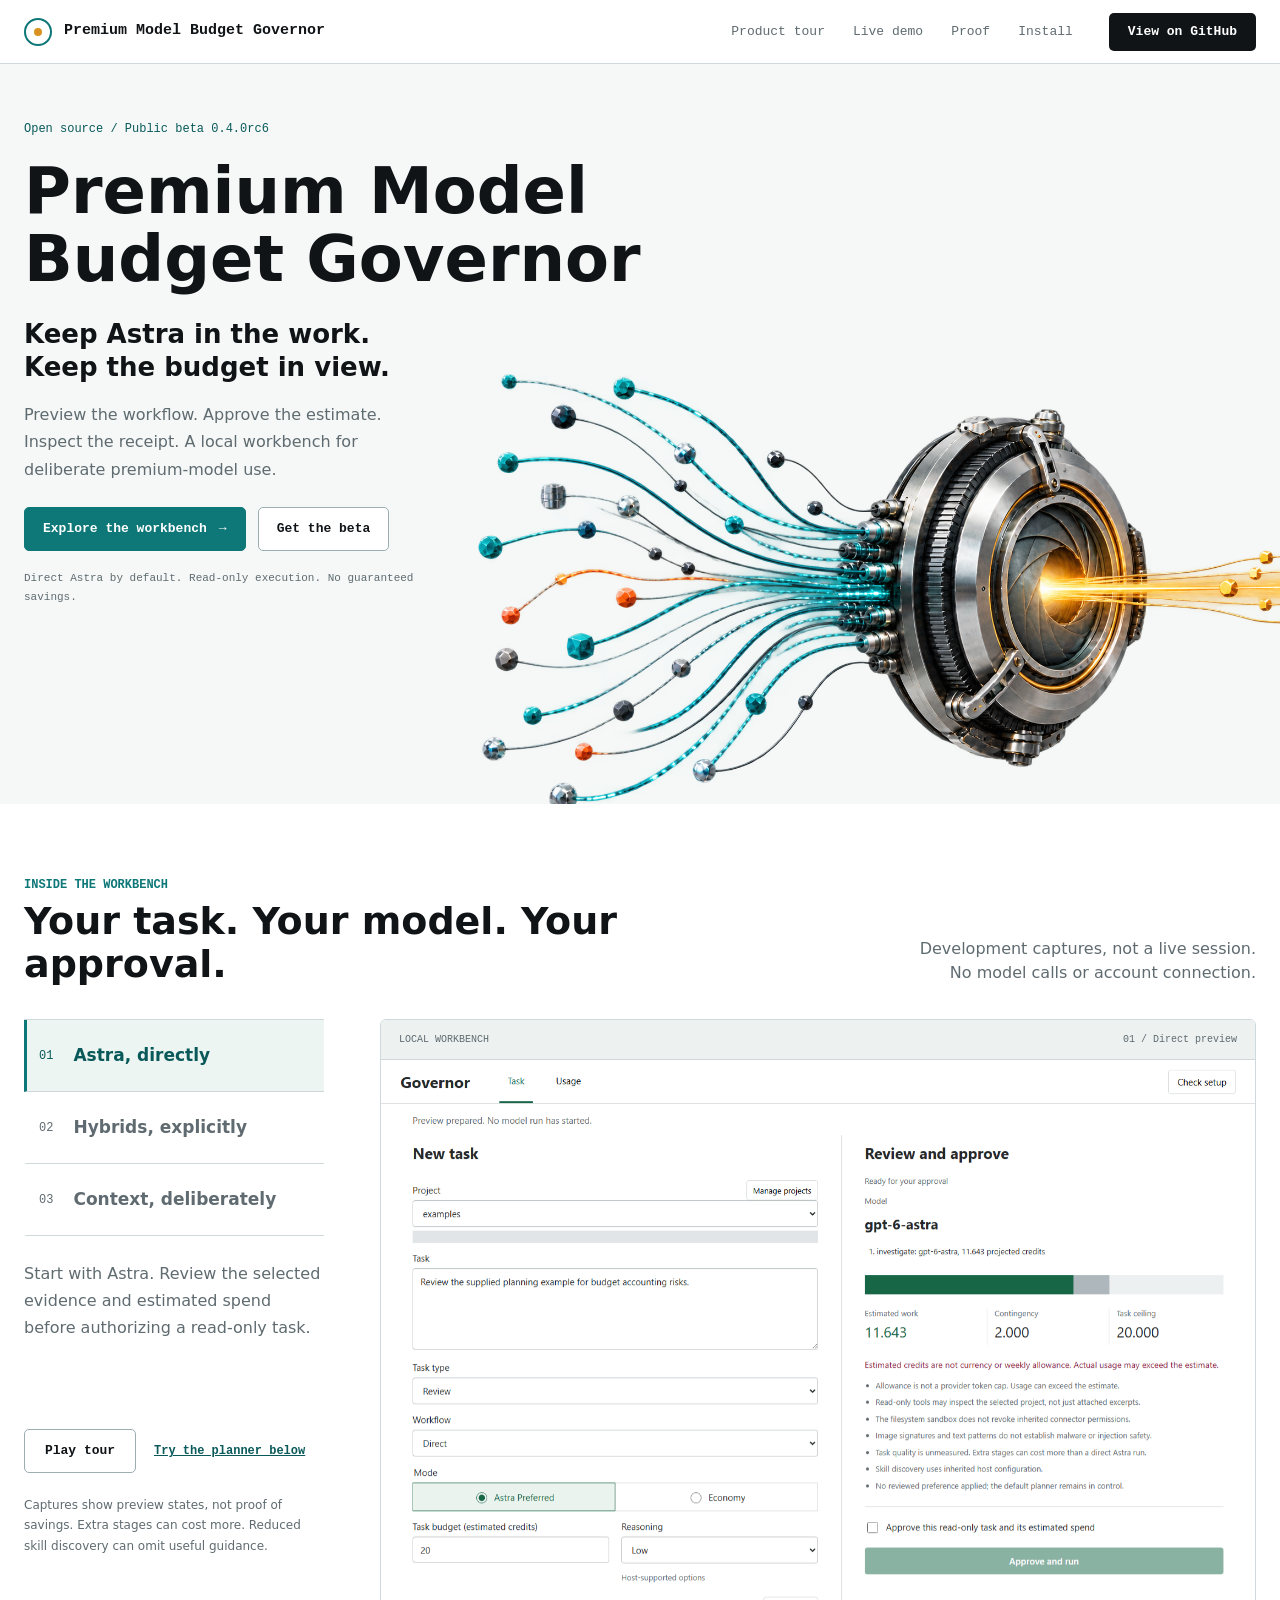
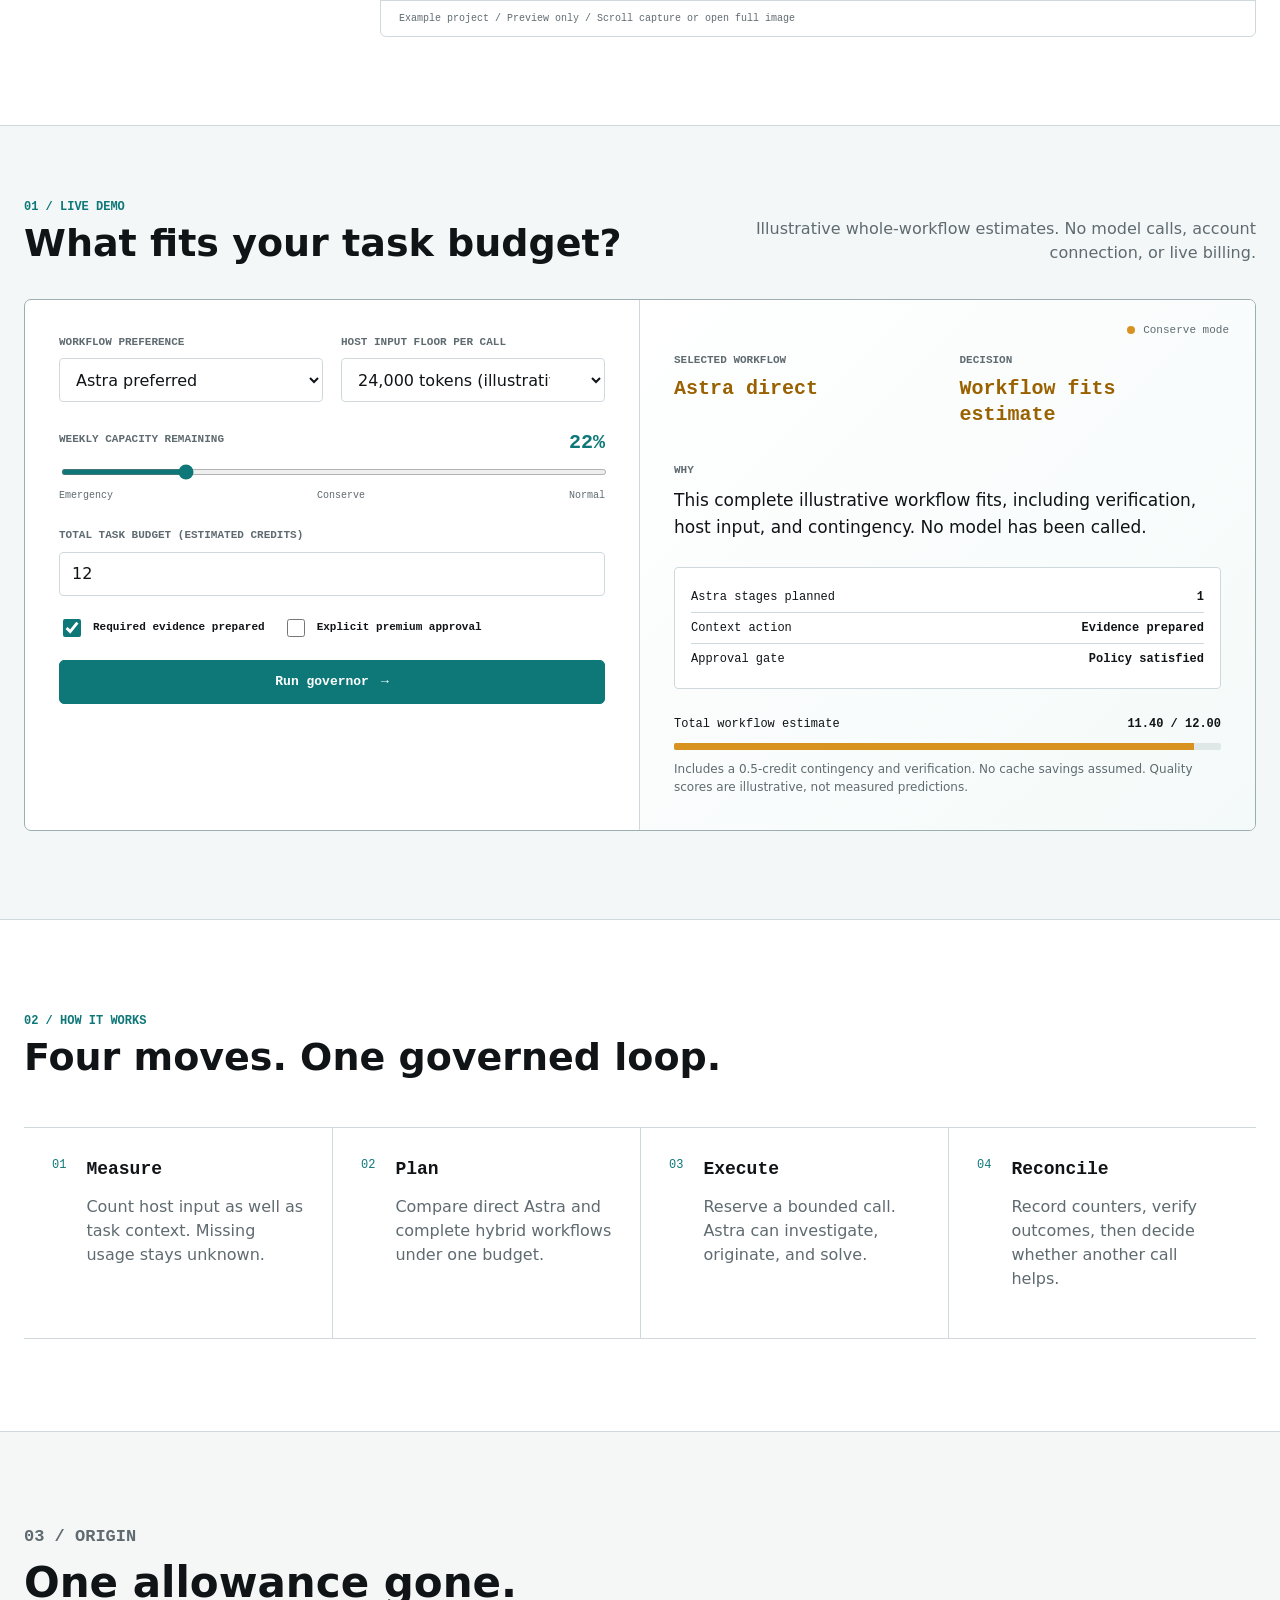
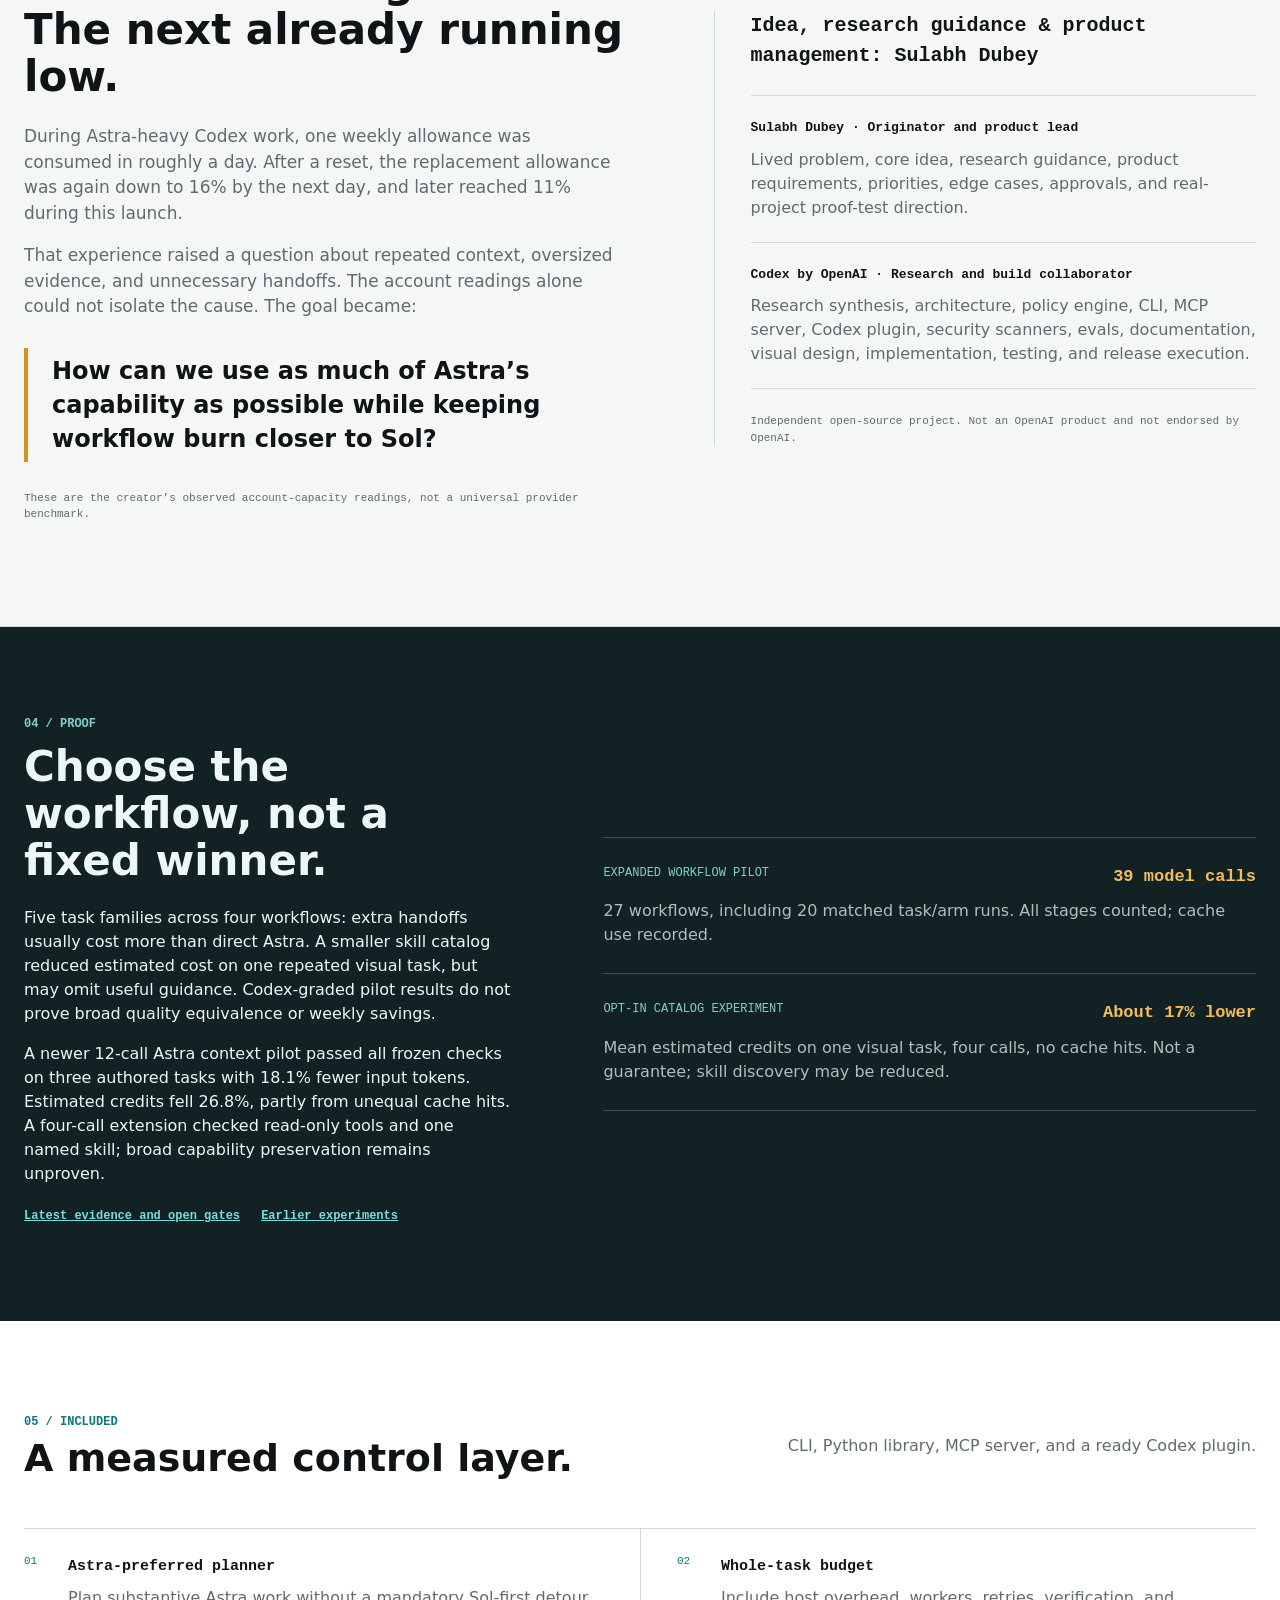
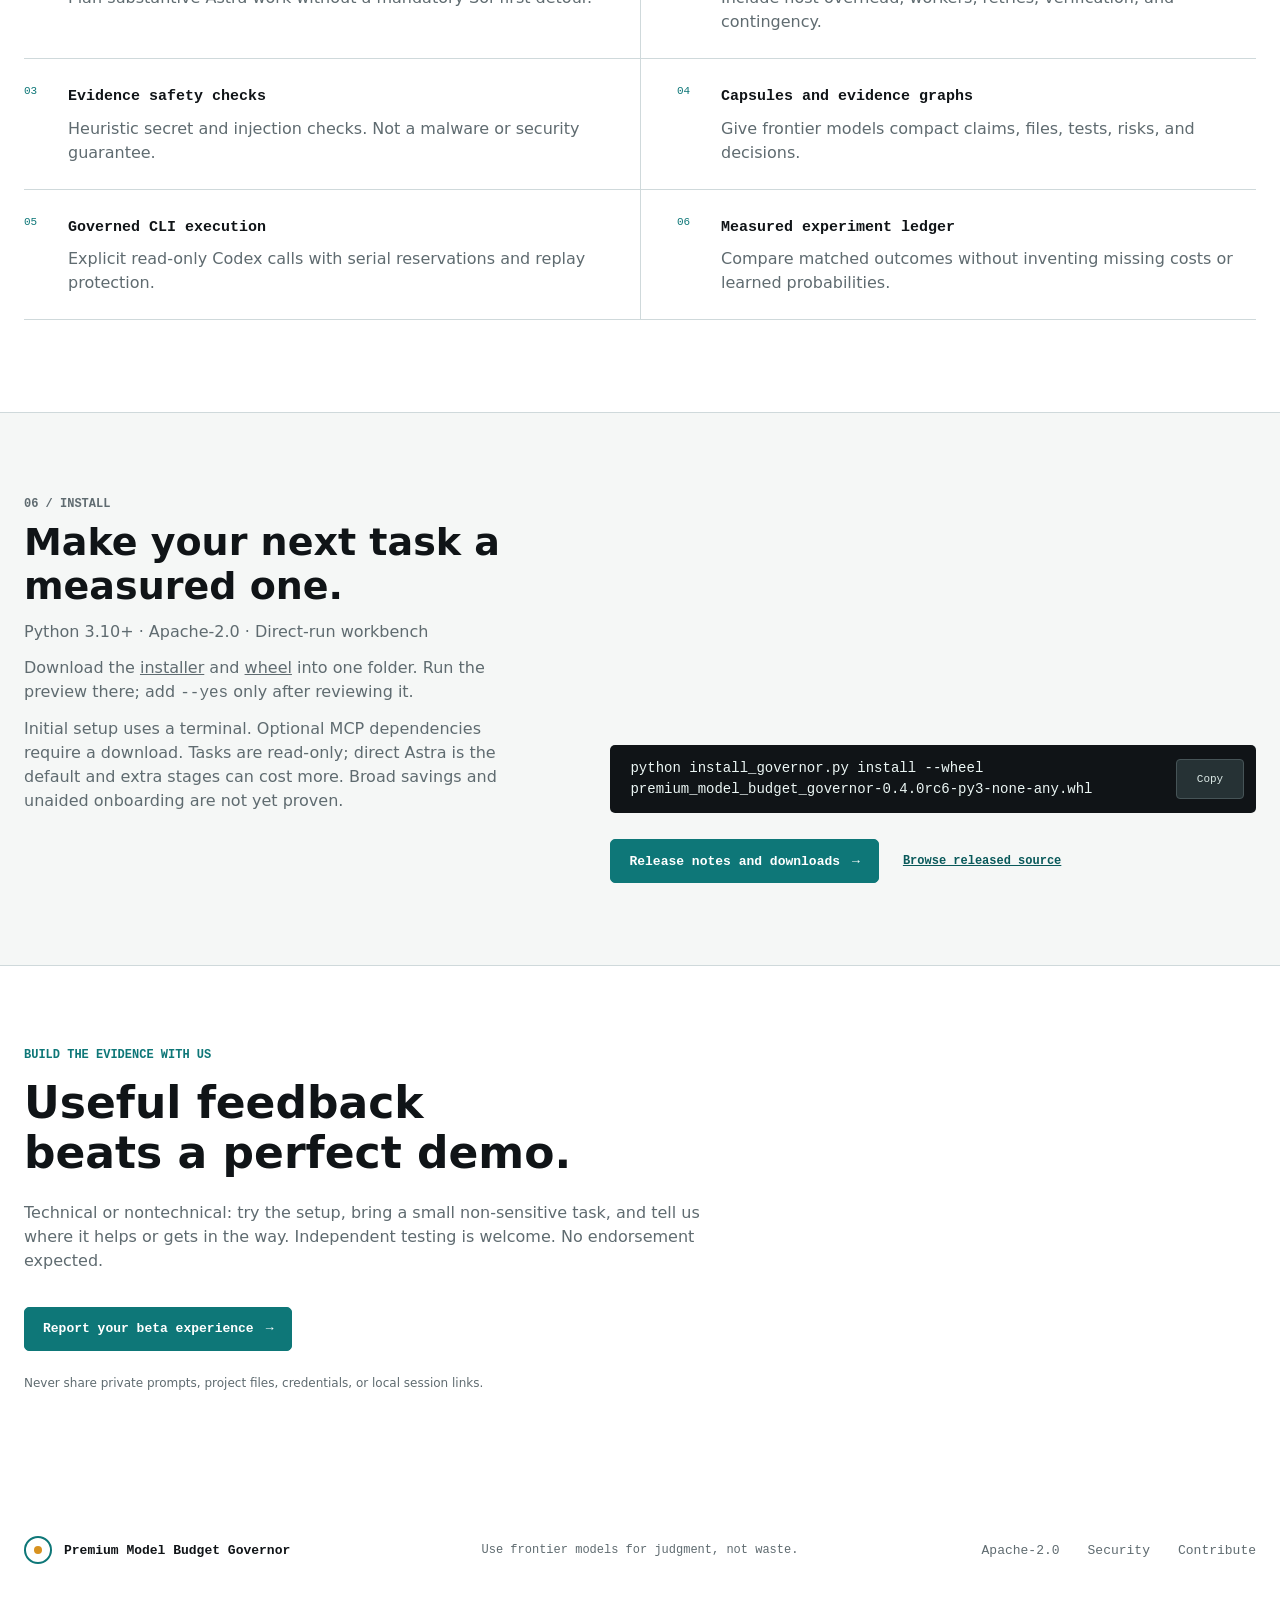
<file: site/index.html>
<!doctype html>
<html lang="en">
  <head>
    <meta charset="utf-8">
    <meta name="viewport" content="width=device-width, initial-scale=1">
    <meta name="description" content="Use Astra directly or in a measured hybrid workflow. Govern full-task costs, host context, and actual usage.">
    <meta name="theme-color" content="#ffffff">
    <title>Premium Model Budget Governor</title>
    <meta property="og:title" content="Premium Model Budget Governor | Keep Astra in the work">
    <meta property="og:description" content="Preview the workflow. Approve the estimate. Inspect the receipt. Explore the open-source public beta.">
    <meta property="og:image" content="https://sulabhdubey.github.io/premium-model-budget-governor/assets/tour-poster.png">
    <meta name="twitter:card" content="summary_large_image">
    <link rel="canonical" href="https://sulabhdubey.github.io/premium-model-budget-governor/">
    <link rel="icon" href="data:image/svg+xml,<svg xmlns=%22http://www.w3.org/2000/svg%22 viewBox=%220 0 64 64%22><circle cx=%2232%22 cy=%2232%22 r=%2226%22 fill=%22none%22 stroke=%22%230e7778%22 stroke-width=%226%22/><circle cx=%2232%22 cy=%2232%22 r=%228%22 fill=%22%23d89220%22/></svg>">
    <link rel="stylesheet" href="styles.css">
    <script src="workflows.js" defer></script>
    <script src="app.js" defer></script>
    <script src="tour.js" defer></script>
  </head>
  <body>
    <a class="skip-link" href="#demo">Skip to live demo</a>

    <header class="site-header">
      <a class="brand" href="#top" aria-label="Premium Model Budget Governor home">
        <span class="brand-mark" aria-hidden="true"><span></span></span>
        <span>Premium Model Budget Governor</span>
      </a>
      <nav aria-label="Primary navigation">
        <a href="#tour">Product tour</a>
        <a href="#demo">Live demo</a>
        <a href="#proof">Proof</a>
        <a href="#install">Install</a>
      </nav>
      <a class="button button-dark header-action" href="https://github.com/sulabhdubey/premium-model-budget-governor">View on GitHub</a>
      <button class="menu-button" type="button" aria-expanded="false" aria-controls="mobile-menu" aria-label="Open navigation">
        <span></span><span></span><span></span>
      </button>
      <div class="mobile-menu" id="mobile-menu" hidden>
        <a href="#tour">Product tour</a>
        <a href="#demo">Live demo</a>
        <a href="#proof">Proof</a>
        <a href="#install">Install</a>
        <a href="https://github.com/sulabhdubey/premium-model-budget-governor">View on GitHub</a>
      </div>
    </header>

    <main id="top">
      <section class="hero" aria-labelledby="hero-title">
        <img class="hero-backdrop" src="assets/governor-aperture.png" alt="" width="1672" height="941">
        <div class="hero-copy page-shell">
          <p class="hero-eyebrow">Open source / Public beta 0.4.0rc6</p>
          <h1 id="hero-title">Premium Model<br>Budget Governor</h1>
          <p class="hero-statement">Keep Astra in the work.<br>Keep the budget in view.</p>
          <p class="hero-description">Preview the workflow. Approve the estimate. Inspect the receipt. A local workbench for deliberate premium-model use.</p>
          <div class="hero-actions">
            <a class="button button-primary" href="#tour">Explore the workbench <span aria-hidden="true">→</span></a>
            <a class="button button-secondary" href="#install">Get the beta</a>
          </div>
          <p class="hero-meta">Direct Astra by default. Read-only execution. No guaranteed savings.</p>
        </div>
      </section>

      <section class="product-tour page-shell" id="tour" aria-labelledby="tour-title">
        <div class="section-heading">
          <div><p class="section-index">Inside the workbench</p><h2 id="tour-title">Your task. Your model. Your approval.</h2></div>
          <p>Development captures, not a live session.<br>No model calls or account connection.</p>
        </div>
        <div class="tour-layout">
          <div class="tour-story">
            <div class="tour-tabs" role="tablist" aria-label="Workbench views" aria-orientation="vertical">
              <button id="tour-tab-0" role="tab" type="button" aria-selected="true" aria-controls="tour-panel" data-tour="0"><span>01</span><strong>Astra, directly</strong></button>
              <button id="tour-tab-1" role="tab" type="button" aria-selected="false" aria-controls="tour-panel" tabindex="-1" data-tour="1"><span>02</span><strong>Hybrids, explicitly</strong></button>
              <button id="tour-tab-2" role="tab" type="button" aria-selected="false" aria-controls="tour-panel" tabindex="-1" data-tour="2"><span>03</span><strong>Context, deliberately</strong></button>
            </div>
            <p id="tour-description">Start with Astra. Review the selected evidence and estimated spend before authorizing a read-only task.</p>
            <div class="tour-controls">
              <button class="button button-secondary" id="tour-play" type="button" aria-pressed="false">Play tour</button>
              <a class="text-link" href="#demo">Try the planner below</a>
            </div>
            <p class="tour-disclaimer">Captures show preview states, not proof of savings. Extra stages can cost more. Reduced skill discovery can omit useful guidance.</p>
          </div>
          <div class="tour-panel" id="tour-panel" role="tabpanel" tabindex="0" aria-labelledby="tour-tab-0">
            <div class="tour-window-label"><span>LOCAL WORKBENCH</span><span id="tour-view-label">01 / Direct preview</span></div>
            <a id="tour-full-image" href="assets/tour-direct-desktop.png" target="_blank" rel="noopener" aria-label="Open full Workbench capture">
              <picture tabindex="0" aria-label="Scrollable Workbench capture">
                <source id="tour-mobile" media="(max-width: 560px)" srcset="assets/tour-direct-mobile.png">
                <img id="tour-image" src="assets/tour-direct-desktop.png" width="1440" height="1609" alt="Astra-preferred Workbench preview with task inputs and explicit approval, before execution" loading="lazy">
              </picture>
            </a>
            <p class="tour-image-note">Example project / Preview only / Scroll capture or open full image</p>
          </div>
        </div>
      </section>

      <section class="demo-band" id="demo" aria-labelledby="demo-title">
        <div class="section-heading page-shell">
          <div>
            <p class="section-index">01 / Live demo</p>
            <h2 id="demo-title">What fits your task budget?</h2>
          </div>
          <p>Illustrative whole-workflow estimates. No model calls, account connection, or live billing.</p>
        </div>

        <div class="workbench page-shell">
          <form class="route-form" id="route-form">
            <div class="field-grid">
              <label>
                <span>Workflow preference</span>
                <select id="workflow-mode">
                  <option value="astra_preferred">Astra preferred</option>
                  <option value="economy">Lowest estimated cost</option>
                </select>
              </label>
              <label>
                <span>Host input floor per call</span>
                <select id="host-context">
                  <option value="24000">24,000 tokens (illustrative CLI)</option>
                  <option value="38000">38,000 tokens (illustrative desktop)</option>
                  <option value="0">Unmeasured</option>
                </select>
              </label>
            </div>

            <label class="range-label" for="remaining-budget">
              <span>Weekly capacity remaining</span>
              <output id="budget-output" for="remaining-budget">22%</output>
            </label>
            <input id="remaining-budget" type="range" min="0" max="100" value="22">
            <div class="range-scale" aria-hidden="true"><span>Emergency</span><span>Conserve</span><span>Normal</span></div>

            <label>
              <span>Total task budget (estimated credits)</span>
              <input id="task-budget" type="number" min="0" max="100" step="0.1" value="12" required>
            </label>

            <div class="option-row">
              <label class="check-control"><input id="evidence-ready" type="checkbox" checked><span>Required evidence prepared</span></label>
              <label class="check-control"><input id="explicit-approval" type="checkbox"><span>Explicit premium approval</span></label>
            </div>

            <button class="button button-primary run-button" type="submit">Run governor <span aria-hidden="true">→</span></button>
          </form>

          <section class="route-result" aria-live="polite" aria-atomic="true">
            <div class="result-status">
              <span class="status-dot"></span>
              <span id="result-mode">Conserve mode</span>
            </div>
            <div class="result-head">
              <div>
                <span class="result-label">Selected workflow</span>
                <strong id="recommended-model">Astra direct</strong>
              </div>
              <div>
                <span class="result-label">Decision</span>
                <strong id="decision-label">Estimate pending</strong>
              </div>
            </div>
            <div class="result-why">
              <span class="result-label">Why</span>
              <p id="decision-reason">Compare complete workflows including verification and contingency.</p>
            </div>
            <div class="decision-contract">
              <div class="contract-line"><span>Astra stages planned</span><strong id="turns-allowed">0</strong></div>
              <div class="contract-line"><span>Context action</span><strong id="context-action">Compress</strong></div>
              <div class="contract-line"><span>Approval gate</span><strong id="approval-gate">Required</strong></div>
            </div>
            <div class="parity-meter">
              <div class="meter-title"><span>Total workflow estimate</span><strong id="parity-value">Pending</strong></div>
              <div class="meter-track"><span id="meter-fill"></span></div>
              <p id="parity-note">Includes a 0.5-credit contingency and verification. No cache savings assumed. Quality scores are illustrative, not measured predictions.</p>
            </div>
          </section>
        </div>
      </section>

      <section class="workflow page-shell" id="how" aria-labelledby="workflow-title">
        <div class="section-heading compact-heading">
          <div>
            <p class="section-index">02 / How it works</p>
            <h2 id="workflow-title">Four moves. One governed loop.</h2>
          </div>
        </div>
        <ol class="workflow-rail">
          <li><span class="step-number">01</span><div><h3>Measure</h3><p>Count host input as well as task context. Missing usage stays unknown.</p></div></li>
          <li><span class="step-number">02</span><div><h3>Plan</h3><p>Compare direct Astra and complete hybrid workflows under one budget.</p></div></li>
          <li><span class="step-number">03</span><div><h3>Execute</h3><p>Reserve a bounded call. Astra can investigate, originate, and solve.</p></div></li>
          <li><span class="step-number">04</span><div><h3>Reconcile</h3><p>Record counters, verify outcomes, then decide whether another call helps.</p></div></li>
        </ol>
      </section>

      <section class="origin-band" id="origin" aria-labelledby="origin-title">
        <div class="page-shell origin-layout">
          <div class="origin-story">
            <p class="section-index">03 / Origin</p>
            <h2 id="origin-title">One allowance gone.<br>The next already running low.</h2>
            <p>During Astra-heavy Codex work, one weekly allowance was consumed in roughly a day. After a reset, the replacement allowance was again down to 16% by the next day, and later reached 11% during this launch.</p>
            <p>That experience raised a question about repeated context, oversized evidence, and unnecessary handoffs. The account readings alone could not isolate the cause. The goal became:</p>
            <blockquote>How can we use as much of Astra’s capability as possible while keeping workflow burn closer to Sol?</blockquote>
            <p class="origin-note">These are the creator’s observed account-capacity readings, not a universal provider benchmark.</p>
          </div>
          <div class="credits" aria-labelledby="credits-title">
            <h3 id="credits-title">Idea, research guidance &amp; product management: Sulabh Dubey</h3>
            <dl>
              <div>
                <dt>Sulabh Dubey · Originator and product lead</dt>
                <dd>Lived problem, core idea, research guidance, product requirements, priorities, edge cases, approvals, and real-project proof-test direction.</dd>
              </div>
              <div>
                <dt>Codex by OpenAI · Research and build collaborator</dt>
                <dd>Research synthesis, architecture, policy engine, CLI, MCP server, Codex plugin, security scanners, evals, documentation, visual design, implementation, testing, and release execution.</dd>
              </div>
            </dl>
            <p>Independent open-source project. Not an OpenAI product and not endorsed by OpenAI.</p>
          </div>
        </div>
      </section>

      <section class="proof-band" id="proof" aria-labelledby="proof-title">
        <div class="page-shell proof-layout">
          <div>
            <p class="section-index">04 / Proof</p>
            <h2 id="proof-title">Choose the workflow, not a fixed winner.</h2>
            <p>Five task families across four workflows: extra handoffs usually cost more than direct Astra. A smaller skill catalog reduced estimated cost on one repeated visual task, but may omit useful guidance. Codex-graded pilot results do not prove broad quality equivalence or weekly savings.</p>
            <p>A newer 12-call Astra context pilot passed all frozen checks on three authored tasks with 18.1% fewer input tokens. Estimated credits fell 26.8%, partly from unequal cache hits. A four-call extension checked read-only tools and one named skill; broad capability preservation remains unproven.</p>
            <a class="text-link" href="https://github.com/sulabhdubey/premium-model-budget-governor/blob/v0.4.0-rc.6/docs/VALIDATION_GATES_2026_09_08.md">Latest evidence and open gates</a>
            <a class="text-link" href="https://github.com/sulabhdubey/premium-model-budget-governor/blob/v0.4.0-rc.6/docs/BENCHMARK_RESULTS.md">Earlier experiments</a>
          </div>
          <div class="proof-records">
            <article>
              <span>Expanded workflow pilot</span>
              <strong>39 model calls</strong>
              <p>27 workflows, including 20 matched task/arm runs. All stages counted; cache use recorded.</p>
            </article>
            <article>
              <span>Opt-in catalog experiment</span>
              <strong>About 17% lower</strong>
              <p>Mean estimated credits on one visual task, four calls, no cache hits. Not a guarantee; skill discovery may be reduced.</p>
            </article>
          </div>
        </div>
      </section>

      <section class="inventory page-shell" aria-labelledby="inventory-title">
        <div class="section-heading compact-heading">
          <div>
            <p class="section-index">05 / Included</p>
            <h2 id="inventory-title">A measured control layer.</h2>
          </div>
          <p>CLI, Python library, MCP server, and a ready Codex plugin.</p>
        </div>
        <ul class="inventory-list">
          <li><span>01</span><div><strong>Astra-preferred planner</strong><p>Plan substantive Astra work without a mandatory Sol-first detour.</p></div></li>
          <li><span>02</span><div><strong>Whole-task budget</strong><p>Include host overhead, workers, retries, verification, and contingency.</p></div></li>
          <li><span>03</span><div><strong>Evidence safety checks</strong><p>Heuristic secret and injection checks. Not a malware or security guarantee.</p></div></li>
          <li><span>04</span><div><strong>Capsules and evidence graphs</strong><p>Give frontier models compact claims, files, tests, risks, and decisions.</p></div></li>
          <li><span>05</span><div><strong>Governed CLI execution</strong><p>Explicit read-only Codex calls with serial reservations and replay protection.</p></div></li>
          <li><span>06</span><div><strong>Measured experiment ledger</strong><p>Compare matched outcomes without inventing missing costs or learned probabilities.</p></div></li>
        </ul>
      </section>

      <section class="install-band" id="install" aria-labelledby="install-title">
        <div class="page-shell install-layout">
          <div>
            <p class="section-index">06 / Install</p>
            <h2 id="install-title">Make your next task a measured one.</h2>
            <p>Python 3.10+ · Apache-2.0 · Direct-run workbench</p>
            <p>Download the <a href="https://github.com/sulabhdubey/premium-model-budget-governor/releases/download/v0.4.0-rc.6/install_governor.py">installer</a> and <a href="https://github.com/sulabhdubey/premium-model-budget-governor/releases/download/v0.4.0-rc.6/premium_model_budget_governor-0.4.0rc6-py3-none-any.whl">wheel</a> into one folder. Run the preview there; add <code>--yes</code> only after reviewing it.</p>
            <p>Initial setup uses a terminal. Optional MCP dependencies require a download. Tasks are read-only; direct Astra is the default and extra stages can cost more. Broad savings and unaided onboarding are not yet proven.</p>
          </div>
          <div class="command-block">
            <code id="install-command">python install_governor.py install --wheel premium_model_budget_governor-0.4.0rc6-py3-none-any.whl</code>
            <button id="copy-command" type="button" aria-label="Copy install command">Copy</button>
            <span class="sr-only" id="copy-status" role="status" aria-live="polite"></span>
          </div>
          <div class="install-actions">
            <a class="button button-primary" href="https://github.com/sulabhdubey/premium-model-budget-governor/releases/tag/v0.4.0-rc.6">Release notes and downloads <span aria-hidden="true">→</span></a>
            <a class="text-link" href="https://github.com/sulabhdubey/premium-model-budget-governor/tree/v0.4.0-rc.6">Browse released source</a>
          </div>
        </div>
      </section>
      <section class="tester-band page-shell" aria-labelledby="tester-title">
        <p class="section-index">Build the evidence with us</p>
        <h2 id="tester-title">Useful feedback beats a perfect demo.</h2>
        <p>Technical or nontechnical: try the setup, bring a small non-sensitive task, and tell us where it helps or gets in the way. Independent testing is welcome. No endorsement expected.</p>
        <a class="button button-primary" href="https://github.com/sulabhdubey/premium-model-budget-governor/issues/new?template=onboarding_trial.md">Report your beta experience <span aria-hidden="true">→</span></a>
        <p class="tour-disclaimer">Never share private prompts, project files, credentials, or local session links.</p>
      </section>
    </main>

    <footer class="site-footer page-shell">
      <a class="brand footer-brand" href="#top"><span class="brand-mark" aria-hidden="true"><span></span></span><span>Premium Model Budget Governor</span></a>
      <p>Use frontier models for judgment, not waste.</p>
      <nav aria-label="Footer navigation">
        <a href="https://github.com/sulabhdubey/premium-model-budget-governor/blob/main/LICENSE">Apache-2.0</a>
        <a href="https://github.com/sulabhdubey/premium-model-budget-governor/blob/main/SECURITY.md">Security</a>
        <a href="https://github.com/sulabhdubey/premium-model-budget-governor/blob/main/CONTRIBUTING.md">Contribute</a>
      </nav>
    </footer>
  </body>
</html>
</file>
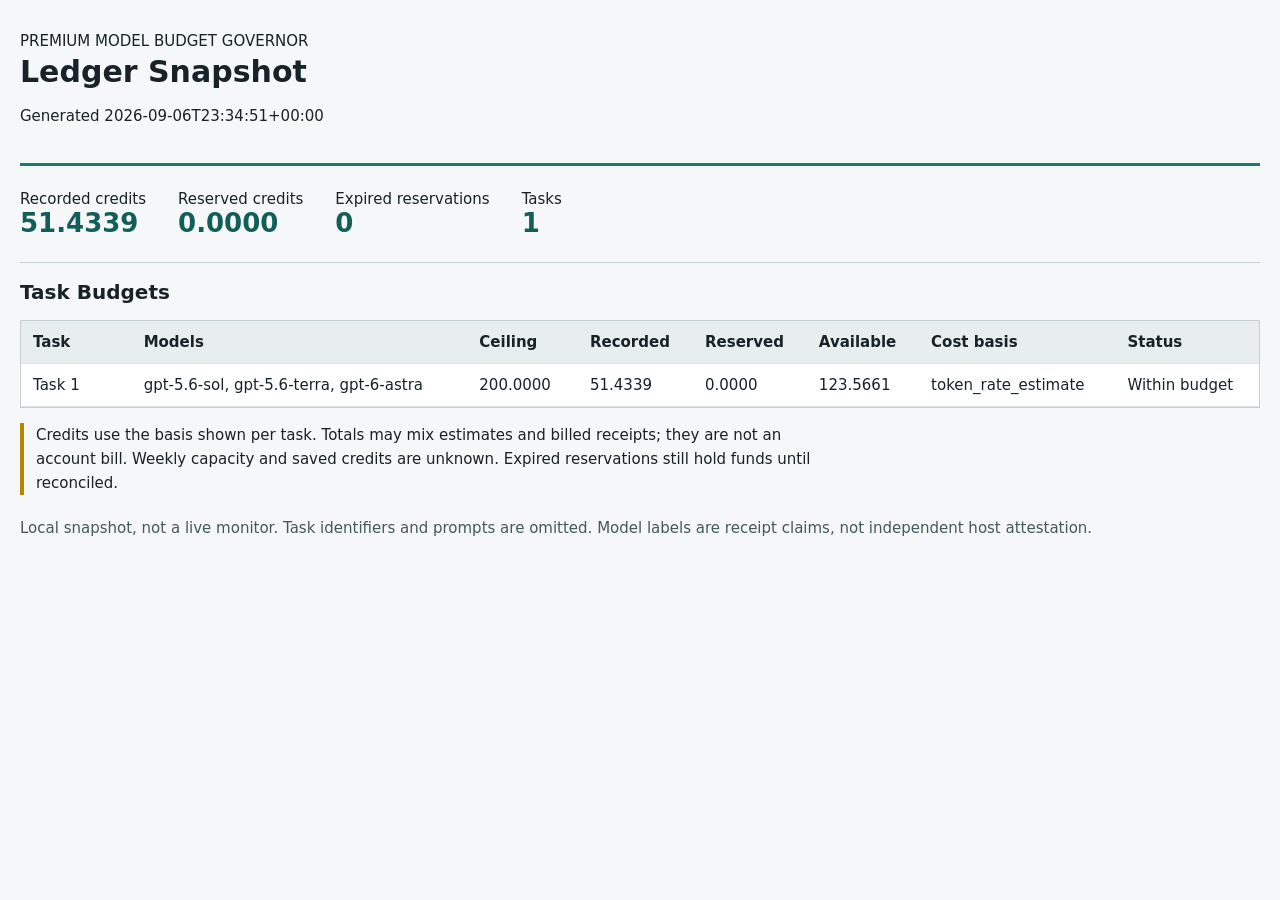
<file: artifacts/benchmark-v3/dashboard.html>
<!doctype html><html lang="en"><meta charset="utf-8">
<meta name="viewport" content="width=device-width,initial-scale=1">
<meta http-equiv="Content-Security-Policy" content="default-src 'none'; style-src 'unsafe-inline'; base-uri 'none'; form-action 'none'">
<title>Governor Ledger</title><style>
*{box-sizing:border-box}body{margin:0;background:#f5f7f8;color:#172328;font:15px system-ui;letter-spacing:0}main{max-width:1280px;margin:auto;padding:32px 20px}header{border-bottom:3px solid #167d74;padding-bottom:20px}h1{font-size:30px;margin:4px 0}h2{font-size:20px}.metrics{display:flex;flex-wrap:wrap;gap:32px;padding:24px 0;border-bottom:1px solid #c5d1d5}.metrics strong{display:block;font-size:26px;color:#125f59}.table{overflow:auto;border:1px solid #c5d1d5}table{border-collapse:collapse;width:100%;background:white}th,td{padding:12px;text-align:left;border-bottom:1px solid #dce3e5}th{background:#e8eeee;white-space:nowrap}td{min-width:100px;overflow-wrap:anywhere}p{max-width:85ch;line-height:1.6}.notice{border-left:4px solid #b88600;padding-left:12px}footer{margin-top:24px;color:#425960}@media(max-width:480px){main{padding:20px 12px}h1{font-size:25px}.metrics{gap:20px}}
</style><main><header><div>PREMIUM MODEL BUDGET GOVERNOR</div><h1>Ledger Snapshot</h1><p>Generated 2026-09-06T23:34:51+00:00</p></header>
<section class="metrics" aria-label="Ledger totals"><div>Recorded credits<strong>51.4339</strong></div><div>Reserved credits<strong>0.0000</strong></div><div>Expired reservations<strong>0</strong></div><div>Tasks<strong>1</strong></div></section>
<h2>Task Budgets</h2><div class="table" tabindex="0" role="region" aria-label="Task budgets"><table><thead><tr><th>Task</th><th>Models</th><th>Ceiling</th><th>Recorded</th><th>Reserved</th><th>Available</th><th>Cost basis</th><th>Status</th></tr></thead><tbody><tr><td>Task 1</td><td>gpt-5.6-sol, gpt-5.6-terra, gpt-6-astra</td><td>200.0000</td><td>51.4339</td><td>0.0000</td><td>123.5661</td><td>token_rate_estimate</td><td>Within budget</td></tr></tbody></table></div>
<p class="notice">Credits use the basis shown per task. Totals may mix estimates and billed receipts; they are not an account bill. Weekly capacity and saved credits are unknown. Expired reservations still hold funds until reconciled.</p>
<footer>Local snapshot, not a live monitor. Task identifiers and prompts are omitted. Model labels are receipt claims, not independent host attestation.</footer></main></html>
</file>
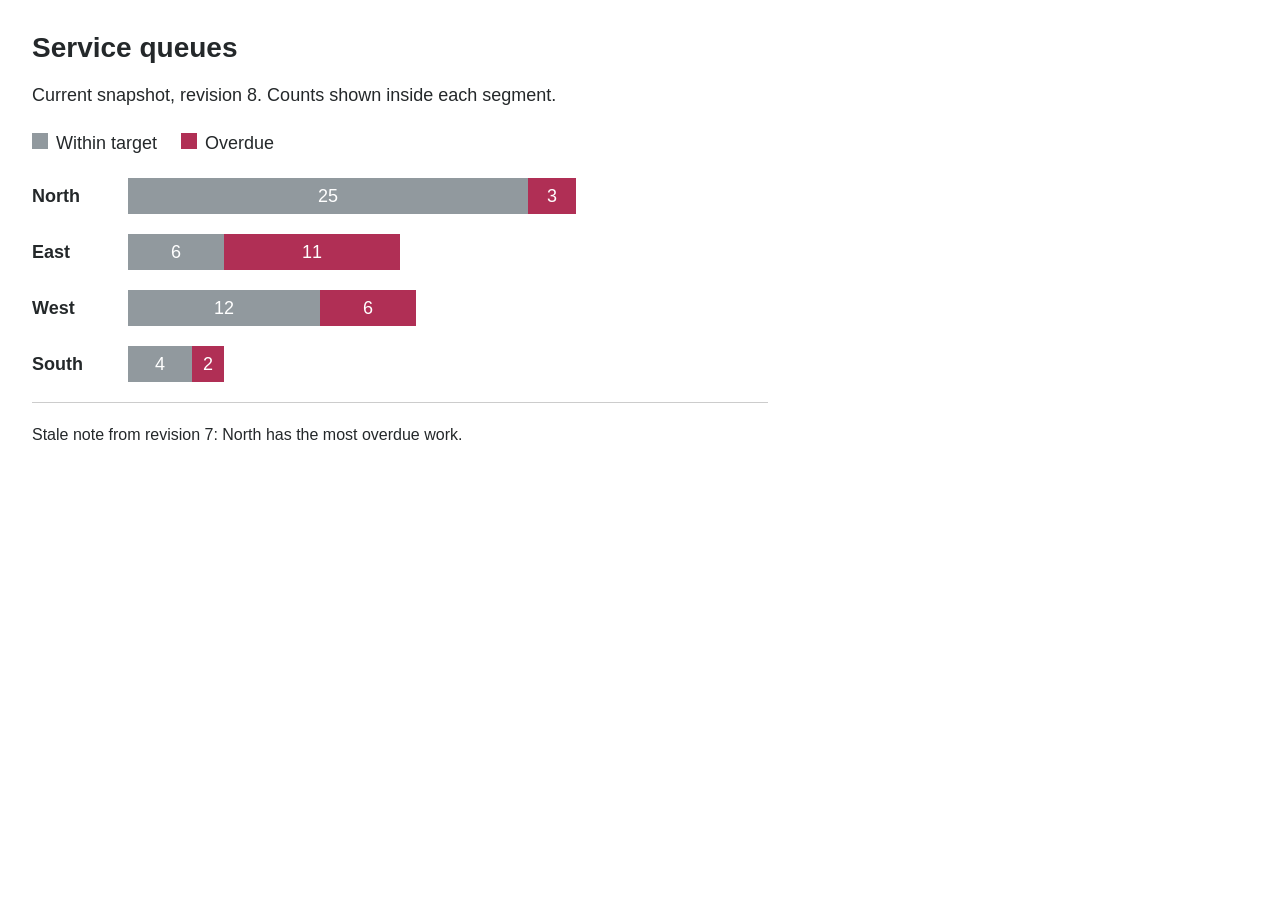
<file: examples/field-trial/queue-chart.html>
<!doctype html>
<html lang="en"><meta charset="utf-8"><title>Queue fixture</title>
<style>
body{margin:0;padding:32px;width:800px;box-sizing:border-box;font:18px Arial;background:white;color:#24282a}h1{font-size:28px;margin:0 0 12px}p{line-height:1.5}.legend{display:flex;gap:24px;margin:24px 0}.key{display:inline-block;width:16px;height:16px;margin-right:8px}.ok{background:#91999e}.late{background:#b02f55}.row{display:grid;grid-template-columns:80px 1fr;gap:16px;margin:20px 0;align-items:center}.bars{display:flex;height:36px}.bar{display:flex;align-items:center;justify-content:center;color:white;min-width:32px}.note{border-top:1px solid #ccc;padding-top:20px;font-size:16px}
</style><h1>Service queues</h1><p>Current snapshot, revision 8. Counts shown inside each segment.</p>
<div class="legend"><span><i class="key ok"></i>Within target</span><span><i class="key late"></i>Overdue</span></div>
<div class="row"><strong>North</strong><div class="bars"><span class="bar ok" style="width:400px">25</span><span class="bar late" style="width:48px">3</span></div></div>
<div class="row"><strong>East</strong><div class="bars"><span class="bar ok" style="width:96px">6</span><span class="bar late" style="width:176px">11</span></div></div>
<div class="row"><strong>West</strong><div class="bars"><span class="bar ok" style="width:192px">12</span><span class="bar late" style="width:96px">6</span></div></div>
<div class="row"><strong>South</strong><div class="bars"><span class="bar ok" style="width:64px">4</span><span class="bar late" style="width:32px">2</span></div></div>
<p class="note">Stale note from revision 7: North has the most overdue work.</p>
</html>
</file>
<file: site/styles.css>
:root {
  --ink: #101417;
  --muted: #5f6b70;
  --line: #cfd9db;
  --line-strong: #9daeb1;
  --paper: #ffffff;
  --cool: #f3f7f7;
  --teal: #0e7778;
  --teal-dark: #09595a;
  --teal-soft: #e1f1f0;
  --amber: #d89220;
  --amber-soft: #fff3dc;
  --coral: #c74c43;
  --coral-soft: #fff0ee;
  --mono: "Cascadia Code", "SFMono-Regular", Consolas, "Liberation Mono", monospace;
  --sans: "Segoe UI", ui-sans-serif, system-ui, -apple-system, BlinkMacSystemFont, sans-serif;
  --max: 1440px;
}

* { box-sizing: border-box; }
html { scroll-behavior: smooth; }
body { margin: 0; background: var(--paper); color: var(--ink); font-family: var(--sans); font-size: 16px; line-height: 1.5; }
button, input, select, textarea { font: inherit; }
a { color: inherit; }
img { display: block; max-width: 100%; }
.sr-only { position: absolute; width: 1px; height: 1px; padding: 0; margin: -1px; overflow: hidden; clip: rect(0,0,0,0); white-space: nowrap; border: 0; }

.skip-link { position: fixed; top: 10px; left: 10px; z-index: 100; padding: 10px 14px; background: var(--ink); color: white; transform: translateY(-150%); }
.skip-link:focus { transform: translateY(0); }
.page-shell { width: min(calc(100% - 48px), var(--max)); margin-inline: auto; }

.site-header { position: sticky; top: 0; z-index: 20; min-height: 64px; padding: 0 max(24px, calc((100vw - var(--max)) / 2)); display: grid; grid-template-columns: 1fr auto auto; align-items: center; gap: 36px; background: rgba(255,255,255,.94); border-bottom: 1px solid var(--line); backdrop-filter: blur(12px); }
.brand { display: inline-flex; align-items: center; gap: 12px; width: fit-content; color: var(--ink); font-family: var(--mono); font-size: 15px; font-weight: 700; text-decoration: none; }
.brand-mark { width: 28px; height: 28px; display: grid; place-items: center; border: 2px solid var(--teal); border-radius: 50%; }
.brand-mark span { width: 8px; height: 8px; border-radius: 50%; background: var(--amber); }
.site-header nav, .site-footer nav { display: flex; align-items: center; gap: 28px; }
.site-header nav a, .site-footer nav a, .mobile-menu a { color: var(--muted); font-family: var(--mono); font-size: 13px; text-decoration: none; }
.site-header nav a:hover, .site-footer nav a:hover { color: var(--teal); }

.button { min-height: 44px; padding: 0 18px; display: inline-flex; align-items: center; justify-content: center; gap: 12px; border: 1px solid transparent; border-radius: 5px; font-family: var(--mono); font-size: 13px; font-weight: 700; text-decoration: none; cursor: pointer; transition: transform .18s ease, background .18s ease, border-color .18s ease; }
.button:hover { transform: translateY(-1px); }
.button:focus-visible, a:focus-visible, button:focus-visible, input:focus-visible, select:focus-visible, textarea:focus-visible { outline: 3px solid rgba(14,119,120,.28); outline-offset: 3px; }
.button-primary { color: white; background: var(--teal); border-color: var(--teal); }
.button-primary:hover { background: var(--teal-dark); }
.proof-band .text-link { display: inline-block; margin-right: 16px; margin-bottom: 8px; color: #7cdddd; }
.button-secondary { color: var(--ink); background: white; border-color: var(--line-strong); }
.button-secondary:hover { border-color: var(--ink); }
.button-dark { color: white; background: var(--ink); }
.header-action { min-height: 38px; }
.menu-button, .mobile-menu { display: none; }

.hero { min-height: calc(100vh - 64px); padding-top: 72px; display: grid; grid-template-columns: minmax(430px, .9fr) minmax(540px, 1.35fr); grid-template-rows: 1fr auto; align-items: center; column-gap: 32px; }
.hero-copy { padding-bottom: 64px; z-index: 2; }
.hero h1 { margin: 0; max-width: 740px; font-family: var(--mono); font-size: 24px; line-height: 1.15; font-weight: 700; }
.hero-statement { margin: 30px 0 20px; max-width: 720px; font-size: 58px; line-height: 1.03; font-weight: 800; }
.hero-description { max-width: 640px; margin: 0; color: var(--muted); font-size: 19px; line-height: 1.65; }
.hero-actions { display: flex; flex-wrap: wrap; gap: 12px; margin-top: 30px; }
.hero-meta { margin: 18px 0 0; color: var(--muted); font-family: var(--mono); font-size: 11px; line-height: 1.7; }
.hero-meta strong { color: var(--ink); }
.hero-visual { position: relative; margin: 0; align-self: stretch; display: grid; align-content: center; overflow: hidden; }
.hero-visual img { width: 120%; max-width: none; margin-left: -12%; filter: drop-shadow(0 18px 20px rgba(19,37,39,.12)); animation: governor-breathe 7s ease-in-out infinite; }
.hero-visual figcaption { position: absolute; inset: auto 0 18% 0; display: grid; grid-template-columns: 1fr 1fr 1fr; color: var(--muted); font-family: var(--mono); font-size: 11px; }
.hero-visual figcaption span:nth-child(2) { text-align: center; color: var(--amber); }
.hero-visual figcaption span:last-child { text-align: right; }
.continue-link { grid-column: 1 / -1; justify-self: center; margin-bottom: 24px; color: var(--ink); font-family: var(--mono); font-size: 12px; font-weight: 700; text-decoration: none; }

.demo-band { padding: 72px 0 88px; background: var(--cool); border-block: 1px solid var(--line); }
.section-heading { display: flex; align-items: end; justify-content: space-between; gap: 48px; margin-bottom: 34px; }
.section-heading h2 { margin: 6px 0 0; max-width: 780px; font-size: 38px; line-height: 1.12; }
.section-heading > p { max-width: 520px; margin: 0; color: var(--muted); text-align: right; }
.section-index { margin: 0; color: var(--teal); font-family: var(--mono); font-size: 12px; font-weight: 700; text-transform: uppercase; }
.workbench { display: grid; grid-template-columns: 1fr 1fr; background: white; border: 1px solid var(--line-strong); border-radius: 7px; overflow: hidden; }
.route-form, .route-result { min-width: 0; padding: 34px; }
.route-form { border-right: 1px solid var(--line); }
.route-form label > span, .range-label span, .result-label { display: block; margin-bottom: 8px; color: var(--muted); font-family: var(--mono); font-size: 11px; font-weight: 700; text-transform: uppercase; }
.field-grid { display: grid; grid-template-columns: 1fr 1fr; gap: 18px; }
select, textarea, input[type="number"] { width: 100%; border: 1px solid var(--line); border-radius: 4px; color: var(--ink); background: white; }
input[type="number"] { height: 44px; padding: 0 12px; }
select { height: 44px; padding: 0 38px 0 12px; }
textarea { padding: 12px; resize: vertical; line-height: 1.5; }
.range-label { display: flex; justify-content: space-between; align-items: center; margin-top: 26px; }
.range-label output { color: var(--teal); font-family: var(--mono); font-size: 20px; font-weight: 800; }
input[type="range"] { width: 100%; height: 6px; accent-color: var(--teal); }
.range-scale { display: flex; justify-content: space-between; margin-top: 6px; color: var(--muted); font-family: var(--mono); font-size: 10px; }
.route-form > label:not(.range-label) { display: block; margin-top: 24px; }
.option-row { display: flex; flex-wrap: wrap; gap: 18px; margin: 20px 0; }
.check-control { display: flex; align-items: center; gap: 9px; cursor: pointer; }
.check-control input { width: 18px; height: 18px; accent-color: var(--teal); }
.check-control span { margin: 0 !important; color: var(--ink) !important; text-transform: none !important; }
.run-button { width: 100%; }

.route-result { position: relative; display: flex; flex-direction: column; justify-content: center; background: linear-gradient(135deg, #ffffff 0%, #f4faf9 100%); }
.result-status { position: absolute; top: 22px; right: 26px; display: flex; align-items: center; gap: 8px; color: var(--muted); font-family: var(--mono); font-size: 11px; }
.status-dot { width: 8px; height: 8px; border-radius: 50%; background: var(--amber); }
.result-head { display: grid; grid-template-columns: 1fr 1fr; gap: 24px; margin-top: 18px; }
.result-head strong { display: block; color: var(--teal-dark); font-family: var(--mono); font-size: 20px; line-height: 1.3; }
.result-why { margin-top: 34px; }
.result-why p { margin: 0; max-width: 650px; font-size: 17px; line-height: 1.6; }
.decision-contract { margin-top: 26px; padding: 14px 16px; background: white; border: 1px solid var(--line); border-radius: 4px; font-family: var(--mono); font-size: 12px; }
.contract-line { display: flex; justify-content: space-between; gap: 16px; padding: 6px 0; }
.contract-line + .contract-line { border-top: 1px solid var(--line); }
.parity-meter { margin-top: 26px; }
.meter-title { display: flex; justify-content: space-between; font-family: var(--mono); font-size: 12px; }
.meter-track { height: 7px; margin-top: 10px; background: #dfe7e7; overflow: hidden; border-radius: 2px; }
.meter-track span { display: block; width: 40%; height: 100%; background: var(--teal); transition: width .35s ease, background .35s ease; }
.parity-meter p { margin: 10px 0 0; color: var(--muted); font-size: 12px; }
.route-result[data-state="blocked"] .status-dot, .route-result[data-state="blocked"] .meter-track span { background: var(--coral); }
.route-result[data-state="blocked"] .result-head strong { color: var(--coral); }
.route-result[data-state="premium"] .status-dot, .route-result[data-state="premium"] .meter-track span { background: var(--amber); }
.route-result[data-state="premium"] .result-head strong { color: #9a6100; }

.workflow, .inventory { padding-block: 92px; }
.compact-heading { align-items: center; }
.workflow-rail { margin: 48px 0 0; padding: 0; display: grid; grid-template-columns: repeat(4, 1fr); list-style: none; border-block: 1px solid var(--line); }
.workflow-rail li { min-height: 210px; padding: 28px; display: flex; gap: 20px; align-items: flex-start; }
.workflow-rail li + li { border-left: 1px solid var(--line); }
.step-number { color: var(--teal); font-family: var(--mono); font-size: 12px; }
.workflow-rail h3 { margin: 0 0 12px; font-family: var(--mono); font-size: 18px; }
.workflow-rail p { margin: 0; color: var(--muted); }

.origin-band { padding-block: 92px; background: var(--amber-soft); border-block: 1px solid #ead2a7; }
.origin-layout { display: grid; grid-template-columns: 1.05fr .95fr; gap: 90px; }
.origin-story h2 { margin: 10px 0 24px; max-width: 720px; font-size: 42px; line-height: 1.12; }
.origin-story > p { max-width: 730px; color: #635945; font-size: 17px; }
.origin-story blockquote { margin: 28px 0; padding: 6px 0 6px 24px; max-width: 720px; border-left: 4px solid var(--amber); font-size: 24px; line-height: 1.42; font-weight: 750; }
.origin-story .origin-note { margin-top: 26px; font-family: var(--mono); font-size: 11px; }
.credits { align-self: center; padding-left: 36px; border-left: 1px solid #d7be8e; }
.credits h3 { margin: 0 0 24px; font-family: var(--mono); font-size: 20px; }
.credits dl { margin: 0; }
.credits dl > div { padding: 22px 0; border-top: 1px solid #d7be8e; }
.credits dl > div:last-child { border-bottom: 1px solid #d7be8e; }
.credits dt { font-family: var(--mono); font-size: 13px; font-weight: 800; }
.credits dd { margin: 10px 0 0; color: #635945; }
.credits > p { margin: 24px 0 0; color: #786d58; font-family: var(--mono); font-size: 11px; }

.proof-band { padding-block: 88px; color: #eef7f5; background: #122224; }
.proof-band .section-index { color: #82ceca; }
.proof-layout { display: grid; grid-template-columns: .9fr 1.2fr; gap: 90px; align-items: center; }
.proof-layout h2 { margin: 10px 0 22px; max-width: 660px; font-size: 42px; line-height: 1.12; }
.proof-layout > div > p:last-child { max-width: 610px; color: #aebfbd; font-size: 17px; }
.proof-records { border-block: 1px solid #3a5152; }
.proof-records article { padding: 26px 0; display: grid; grid-template-columns: 1fr auto; gap: 10px 24px; }
.proof-records article + article { border-top: 1px solid #3a5152; }
.proof-records span { color: #82ceca; font-family: var(--mono); font-size: 12px; text-transform: uppercase; }
.proof-records strong { color: #f4bc5d; font-family: var(--mono); font-size: 17px; }
.proof-records p { grid-column: 1 / -1; margin: 0; color: #aebfbd; }

.inventory-list { margin: 48px 0 0; padding: 0; display: grid; grid-template-columns: 1fr 1fr; list-style: none; border-top: 1px solid var(--line); }
.inventory-list li { min-height: 130px; padding: 24px 18px 24px 0; display: grid; grid-template-columns: 44px 1fr; border-bottom: 1px solid var(--line); }
.inventory-list li:nth-child(odd) { padding-right: 36px; }
.inventory-list li:nth-child(even) { padding-left: 36px; border-left: 1px solid var(--line); }
.inventory-list span { color: var(--teal); font-family: var(--mono); font-size: 11px; }
.inventory-list strong { font-family: var(--mono); font-size: 15px; }
.inventory-list p { margin: 8px 0 0; color: var(--muted); }

.install-band { padding-block: 82px; background: var(--amber-soft); border-block: 1px solid #ead2a7; }
.install-layout { display: grid; grid-template-columns: 1fr 1.25fr; gap: 26px 70px; align-items: end; }
.install-layout h2 { margin: 8px 0 12px; font-size: 38px; line-height: 1.15; }
.install-layout p { margin: 0; color: #715f42; }
.install-layout p + p { margin-top: 12px; }
.install-layout p code { white-space: nowrap; }
section[id] { scroll-margin-top: 84px; }
.command-block { min-height: 68px; padding: 0 12px 0 20px; display: flex; align-items: center; justify-content: space-between; gap: 20px; color: #ecf7f5; background: var(--ink); border-radius: 5px; overflow: hidden; }
.command-block code { min-width: 0; font-family: var(--mono); font-size: 14px; overflow-wrap: anywhere; }
.command-block button { min-width: 68px; height: 40px; color: #dce9e6; background: #263235; border: 1px solid #465457; border-radius: 4px; font-family: var(--mono); font-size: 11px; cursor: pointer; }
.install-actions { grid-column: 2; display: flex; align-items: center; gap: 24px; }
.text-link { color: var(--teal-dark); font-family: var(--mono); font-size: 12px; font-weight: 700; }

.site-footer { min-height: 130px; display: grid; grid-template-columns: 1fr auto 1fr; align-items: center; gap: 32px; }
.site-footer p { color: var(--muted); font-family: var(--mono); font-size: 12px; }
.site-footer nav { justify-self: end; }
.footer-brand { font-size: 13px; }

@keyframes governor-breathe {
  0%, 100% { transform: translateY(0); }
  50% { transform: translateY(-6px); }
}

@media (max-width: 1100px) {
  .site-header { grid-template-columns: 1fr auto; }
  .site-header > nav, .header-action { display: none; }
  .menu-button { width: 44px; height: 44px; display: grid; place-content: center; gap: 4px; border: 0; background: transparent; cursor: pointer; }
  .menu-button span { width: 22px; height: 2px; background: var(--ink); }
  .mobile-menu { position: absolute; top: 64px; right: 20px; width: 230px; padding: 12px; background: white; border: 1px solid var(--line); box-shadow: 0 16px 36px rgba(15,25,27,.12); }
  .mobile-menu:not([hidden]) { display: grid; }
  .mobile-menu a { padding: 12px; }
  .hero { grid-template-columns: 1fr 1fr; }
  .hero-statement { font-size: 46px; }
  .workflow-rail { grid-template-columns: 1fr 1fr; }
  .workflow-rail li:nth-child(3) { border-left: 0; border-top: 1px solid var(--line); }
  .workflow-rail li:nth-child(4) { border-top: 1px solid var(--line); }
}

@media (max-width: 820px) {
  .page-shell { width: min(calc(100% - 32px), var(--max)); }
  .hero { min-height: auto; padding-top: 48px; grid-template-columns: 1fr; }
  .hero-copy { padding-bottom: 12px; }
  .hero-statement { font-size: 46px; }
  .hero-description { font-size: 17px; }
  .hero-visual { min-height: 380px; }
  .hero-visual img { width: 110%; margin-left: -5%; }
  .hero-visual figcaption { bottom: 8%; }
  .continue-link { margin-top: 12px; }
  .section-heading { display: block; }
  .section-heading > p { margin-top: 16px; text-align: left; }
  .workbench { grid-template-columns: 1fr; }
  .route-form { border-right: 0; border-bottom: 1px solid var(--line); }
  .route-result { min-height: 520px; }
  .proof-layout { grid-template-columns: 1fr; gap: 52px; }
  .origin-layout { grid-template-columns: 1fr; gap: 52px; }
  .credits { padding-left: 0; border-left: 0; }
  .install-layout { grid-template-columns: 1fr; }
  .install-actions { grid-column: 1; }
  .site-footer { grid-template-columns: 1fr; padding-block: 34px; gap: 16px; }
  .site-footer p { margin: 0; }
  .site-footer nav { justify-self: start; flex-wrap: wrap; }
}

@media (max-width: 560px) {
  .site-header { min-height: 58px; padding-inline: 16px; }
  .brand { max-width: 250px; font-size: 11px; line-height: 1.25; }
  .brand-mark { flex: 0 0 auto; width: 24px; height: 24px; }
  .mobile-menu { top: 58px; right: 12px; }
  .hero { padding-top: 38px; }
  .hero h1 { font-size: 17px; }
  .hero-statement { margin-top: 24px; font-size: 38px; line-height: 1.04; }
  .hero-actions { display: grid; }
  .hero-visual { min-height: 270px; }
  .hero-visual figcaption { display: none; }
  .demo-band, .workflow, .origin-band, .inventory, .proof-band, .install-band { padding-block: 62px; }
  .section-heading h2, .install-layout h2 { font-size: 31px; }
  .field-grid, .result-head { grid-template-columns: 1fr; }
  .route-form, .route-result { padding: 24px 18px; }
  .route-result { min-height: 600px; }
  .result-status { position: static; margin-bottom: 18px; }
  .workflow-rail, .inventory-list { grid-template-columns: 1fr; }
  .workflow-rail li { min-height: 170px; }
  .workflow-rail li + li { border-left: 0; border-top: 1px solid var(--line); }
  .inventory-list li:nth-child(odd), .inventory-list li:nth-child(even) { padding: 22px 0; border-left: 0; }
  .proof-layout h2 { font-size: 34px; }
  .origin-story h2 { font-size: 34px; }
  .origin-story blockquote { font-size: 21px; }
  .proof-records article { grid-template-columns: 1fr; }
  .proof-records p { grid-column: 1; }
  .command-block { align-items: stretch; flex-direction: column; padding: 18px; }
  .command-block button { width: 100%; }
  .install-actions { align-items: stretch; flex-direction: column; }
}

@media (prefers-reduced-motion: reduce) {
  html { scroll-behavior: auto; }
  *, *::before, *::after { transition-duration: .01ms !important; }
  .hero-visual img { animation: none; }
}

/* Product-led launch treatment. Motion belongs to the opt-in tour. */
.hero { position: relative; isolation: isolate; display: block; min-height: 620px; height: min(740px, calc(100svh - 124px)); padding: 58px 0 40px; overflow: hidden; background: #f5f8f7; }
.hero-backdrop { position: absolute; z-index: -1; right: -8%; bottom: -6%; width: 83%; height: 70%; object-fit: contain; object-position: right bottom; }
.hero-copy { padding-bottom: 0; }
.hero-eyebrow { margin: 0 0 22px; font: 12px var(--mono); color: var(--teal-dark); }
.hero h1 { font-family: var(--sans); font-size: 64px; line-height: 1.06; max-width: 730px; text-wrap: balance; }
.hero-statement { font-size: 26px; line-height: 1.3; margin: 24px 0 16px; font-weight: 600; max-width: 470px; }
.hero-description { font-size: 16px; line-height: 1.7; max-width: 395px; }
.hero-actions { margin-top: 24px; }
.hero-meta { max-width: 390px; font-size: 11px; }
.product-tour { padding-block: 72px 88px; }
.tour-layout { display: grid; grid-template-columns: 300px minmax(0, 1fr); gap: 56px; align-items: start; }
.tour-tabs { display: grid; border-top: 1px solid var(--line); }
.tour-tabs button { display: flex; text-align: left; gap: 20px; align-items: center; padding: 22px 12px; border: 0; border-bottom: 1px solid var(--line); border-left: 3px solid transparent; background: transparent; cursor: pointer; color: var(--muted); min-height: 72px; }
.tour-tabs span { font: 12px var(--mono); }
.tour-tabs strong { font-size: 17px; font-weight: 600; }
.tour-tabs button[aria-selected="true"] { border-left-color: var(--teal); background: #edf5f2; color: var(--teal-dark); }
#tour-description { min-height: 145px; margin: 24px 0; color: var(--muted); font-size: 16px; line-height: 1.7; }
.tour-controls { display: flex; flex-wrap: wrap; align-items: center; gap: 18px; }
#tour-play { min-width: 112px; }
.tour-disclaimer { color: var(--muted); font-size: 12px; line-height: 1.7; margin-top: 22px; }
.tour-panel { min-width: 0; border: 1px solid var(--line); border-radius: 6px; overflow: hidden; background: #fff; }
.tour-window-label { display: flex; justify-content: space-between; gap: 16px; padding: 14px 18px; background: #edf1f0; border-bottom: 1px solid var(--line); font: 10px var(--mono); color: var(--muted); }
.tour-panel picture { display: block; height: 540px; overflow-y: auto; overscroll-behavior: contain; background: #fff; }
.tour-panel img { width: 100%; height: auto; }
.tour-image-note { margin: 0; padding: 12px 18px; border-top: 1px solid var(--line); color: var(--muted); font: 10px var(--mono); }
.origin-band, .install-band { background: #f5f7f6; border-color: var(--line); }
.origin-story > p, .credits dd, .credits > p, .install-layout p { color: var(--muted); }
.credits, .credits dl > div, .credits dl > div:last-child { border-color: var(--line); }
.tester-band { padding-block: 80px; }
.tester-band h2 { max-width: 770px; font-size: 44px; line-height: 1.12; margin: 14px 0 24px; text-wrap: balance; }
.tester-band > p:not(.section-index) { max-width: 680px; color: var(--muted); }
.tester-band .button { margin-top: 18px; }
body { letter-spacing: 0; }
@media (min-width: 1600px) { .hero-backdrop { right: 0; width: 70%; } }
@media (max-width: 1100px) {
  .hero h1 { font-size: 54px; }
  .hero-backdrop { right: -25%; width: 95%; bottom: -10%; }
  .tour-layout { grid-template-columns: 250px minmax(0, 1fr); gap: 28px; }
}
@media (max-width: 820px) {
  .hero { min-height: 620px; height: auto; padding-top: 38px; }
  .hero-backdrop { width: 70%; height: 55%; right: -15%; bottom: -6%; }
  .hero h1 { font-size: 48px; }
  .hero-description { max-width: 390px; }
  .tour-layout { grid-template-columns: 1fr; }
  .tour-tabs { grid-template-columns: repeat(3, 1fr); }
  .tour-tabs button { display: grid; gap: 8px; padding: 16px 10px; border-left: 0; border-bottom: 3px solid transparent; }
  .tour-tabs button[aria-selected="true"] { border-bottom-color: var(--teal); }
  .tour-tabs strong { font-size: 14px; }
  #tour-description { min-height: 82px; margin: 18px 0; }
  .tour-panel picture { height: 500px; }
}
@media (max-width: 560px) {
  .hero { min-height: 0; height: auto; padding-block: 28px 30px; }
  .hero-backdrop { opacity: .15; width: 100%; height: 100%; right: -30%; bottom: -15%; }
  .hero h1 { font-size: 36px; }
  .hero-statement { font-size: 22px; }
  .hero-description { max-width: 330px; font-size: 15px; }
  .hero-eyebrow { font-size: 10px; }
  .hero-actions { display: flex; gap: 8px; }
  .hero-actions .button { padding-inline: 12px; font-size: 11px; }
  .hero-meta { font-size: 10px; }
  .product-tour { padding-block: 44px; }
  .product-tour h2, .tester-band h2 { font-size: 30px; }
  .tour-panel picture { height: 650px; }
  .tour-window-label { flex-wrap: wrap; gap: 8px; }
  .tour-image-note { line-height: 1.6; }
  #tour-description { min-height: 135px; }
  .tester-band { padding-block: 54px; }
}
</file>
